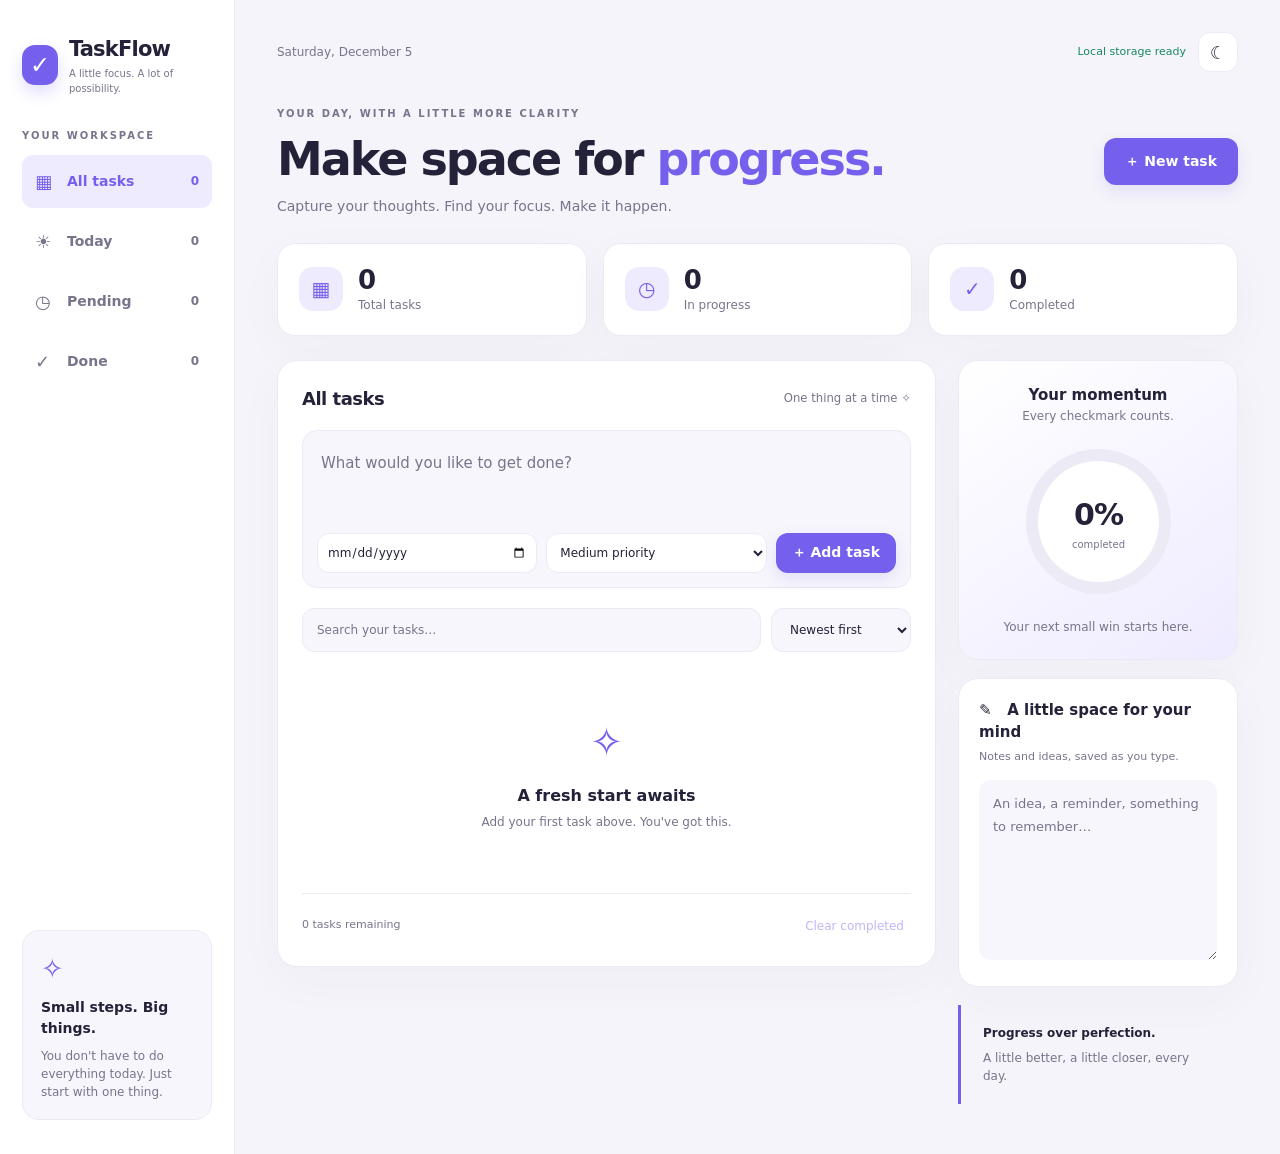
<file: index.html>
<!DOCTYPE html>
<html lang="en" data-theme="light">
<head>
<meta charset="UTF-8">
<meta name="viewport" content="width=device-width, initial-scale=1">
<meta name="theme-color" content="#7560ed">
<title>TaskFlow — Make room for what matters</title>

<style>
:root {
  color-scheme: light;
  --bg: #f5f4fa;
  --panel: #ffffff;
  --soft: #f7f6fc;
  --text: #242239;
  --muted: #77758b;
  --line: #eceaf4;
  --accent: #7560ed;
  --accent-soft: #efebff;
  --green: #178763;
  --red: #c74462;
  --shadow: 0 14px 50px #38305c08;
}

[data-theme="dark"] {
  color-scheme: dark;
  --bg: #11111b;
  --panel: #1c1c2b;
  --soft: #242436;
  --text: #f1efff;
  --muted: #aaa7c0;
  --line: #303047;
  --accent: #ac9bff;
  --accent-soft: #332c50;
  --green: #6ee7b7;
  --red: #ff94aa;
  --shadow: 0 14px 50px #00000020;
}

* { box-sizing: border-box; }

body {
  margin: 0;
  background: var(--bg);
  color: var(--text);
  font-family: Inter, ui-sans-serif, system-ui, -apple-system,
               BlinkMacSystemFont, "Segoe UI", sans-serif;
  font-size: 14px;
  line-height: 1.5;
}

button, input, textarea, select { font: inherit; }

button {
  cursor: pointer;
  border: 0;
  transition: transform .18s, background .18s;
}

button:hover { transform: translateY(-1px); }
button:active { transform: translateY(0); }
button:disabled { opacity: .45; cursor: default; transform: none; }

:focus-visible {
  outline: 3px solid var(--accent);
  outline-offset: 3px;
}

input, select, textarea {
  width: 100%;
  min-width: 0;
  border: 1px solid var(--line);
  border-radius: 12px;
  padding: 12px 14px;
  color: var(--text);
  background: var(--soft);
}

input::placeholder, textarea::placeholder { color: var(--muted); }
textarea { resize: vertical; }
h1, h2, h3, p { margin: 0; }
button, a { -webkit-tap-highlight-color: transparent; }
[hidden] { display: none !important; }

.app {
  display: grid;
  grid-template-columns: 235px minmax(0, 1fr);
  min-height: 100vh;
}

.sidebar {
  padding: 34px 22px;
  border-right: 1px solid var(--line);
  background: var(--panel);
  display: flex;
  flex-direction: column;
  gap: 32px;
}

.brand { display: flex; align-items: center; gap: 11px; }

.brand-icon {
  display: grid;
  place-items: center;
  width: 40px;
  height: 40px;
  color: white;
  background: #7560ed;
  border-radius: 13px;
  font-size: 24px;
  box-shadow: 0 7px 16px #7560ed35;
}

.brand strong { font-size: 21px; letter-spacing: -.8px; }
.brand small { display: block; color: var(--muted); font-size: 10px; }

.eyebrow {
  color: var(--muted);
  font-size: 10px;
  text-transform: uppercase;
  letter-spacing: 2px;
  font-weight: 700;
  margin-bottom: 12px;
}

nav { display: grid; gap: 7px; }

.nav-btn {
  display: flex;
  align-items: center;
  gap: 10px;
  width: 100%;
  padding: 13px;
  background: transparent;
  color: var(--muted);
  border-radius: 11px;
  text-align: left;
  font-weight: 600;
}

.nav-btn.active {
  background: var(--accent-soft);
  color: var(--accent);
}

.nav-btn span:first-child { font-size: 18px; width: 22px; }
.nav-btn b { margin-left: auto; font-size: 12px; }

.side-note {
  padding: 18px;
  background: var(--soft);
  border: 1px solid var(--line);
  border-radius: 17px;
  margin-top: auto;
}

.side-note .sparkle { font-size: 27px; color: var(--accent); }
.side-note h3 { font-size: 14px; margin: 8px 0; }
.side-note p { color: var(--muted); font-size: 12px; }

main {
  max-width: 1390px;
  width: 100%;
  margin: auto;
  padding: 32px 42px 50px;
}

.topbar {
  display: flex;
  align-items: center;
  justify-content: space-between;
  gap: 15px;
  margin-bottom: 34px;
}

.topbar p { color: var(--muted); font-size: 12px; }
.top-actions { display: flex; align-items: center; gap: 12px; }

.save-state {
  color: var(--green);
  font-size: 11px;
  max-width: 250px;
}

.save-state.error { color: var(--red); }

.icon-btn {
  background: var(--panel);
  border: 1px solid var(--line);
  color: var(--text);
  border-radius: 12px;
  width: 40px;
  height: 40px;
  font-size: 18px;
}

.hero {
  display: flex;
  align-items: center;
  justify-content: space-between;
  gap: 20px;
  margin-bottom: 26px;
}

.hero h1 {
  font-size: clamp(30px, 4vw, 46px);
  letter-spacing: -2px;
  line-height: 1.15;
  margin-bottom: 10px;
}

.hero h1 span { color: var(--accent); }
.hero p { color: var(--muted); }

.primary {
  background: #7560ed;
  color: white;
  border-radius: 12px;
  padding: 13px 21px;
  font-weight: 650;
  white-space: nowrap;
  box-shadow: 0 6px 16px #7560ed25;
}

.primary:hover { background: #644ed9; }

.stats {
  display: grid;
  grid-template-columns: repeat(3, 1fr);
  gap: 16px;
  margin-bottom: 24px;
}

.stat {
  display: flex;
  align-items: center;
  gap: 15px;
  background: var(--panel);
  border: 1px solid var(--line);
  padding: 21px;
  border-radius: 18px;
  box-shadow: var(--shadow);
}

.stat-icon {
  width: 44px;
  height: 44px;
  border-radius: 14px;
  display: grid;
  place-items: center;
  font-size: 20px;
  background: var(--accent-soft);
  color: var(--accent);
}

.stat strong { font-size: 26px; line-height: 1.2; }
.stat p { font-size: 12px; color: var(--muted); }

.workspace {
  display: grid;
  grid-template-columns: minmax(0, 1fr) 280px;
  gap: 22px;
  align-items: start;
}

.panel {
  background: var(--panel);
  border: 1px solid var(--line);
  border-radius: 20px;
  box-shadow: var(--shadow);
}

.task-panel { padding: 24px; }

.panel-heading {
  display: flex;
  align-items: center;
  justify-content: space-between;
  gap: 12px;
  margin-bottom: 18px;
}

.panel-heading h2 { font-size: 18px; letter-spacing: -.5px; }
.panel-heading small { color: var(--muted); }

.composer {
  background: var(--soft);
  border: 1px solid var(--line);
  padding: 14px;
  border-radius: 15px;
  margin-bottom: 20px;
}

.composer > input {
  background: transparent;
  border: 0;
  padding: 7px 4px 16px;
  font-size: 15px;
}

.composer-bottom {
  display: grid;
  grid-template-columns: 1fr 1fr auto;
  gap: 9px;
}

.composer-bottom input,
.composer-bottom select {
  background: var(--panel);
  font-size: 12px;
  padding: 9px;
}

.composer-bottom .primary { padding: 9px 16px; }

.search-row {
  display: grid;
  grid-template-columns: minmax(0, 1fr) 140px;
  gap: 10px;
  margin-bottom: 18px;
}

.search-row input, .search-row select { font-size: 12px; }

.task-list { display: grid; gap: 10px; }

.task {
  display: flex;
  align-items: flex-start;
  gap: 12px;
  padding: 16px 12px;
  border: 1px solid var(--line);
  border-radius: 14px;
  animation: appear .22s ease both;
}

.task:hover { background: var(--soft); }

.task-check {
  width: 20px;
  height: 20px;
  margin: 3px 0 0;
  flex-shrink: 0;
  accent-color: #7560ed;
  cursor: pointer;
}

.task-body { flex: 1; min-width: 0; }
.task-title { font-weight: 600; overflow-wrap: anywhere; }
.task.done .task-title { text-decoration: line-through; color: var(--muted); }

.task-meta {
  display: flex;
  align-items: center;
  flex-wrap: wrap;
  gap: 7px;
  margin-top: 9px;
}

.tag {
  font-size: 10px;
  font-weight: 650;
  border-radius: 6px;
  padding: 3px 7px;
  background: var(--soft);
  color: var(--muted);
}

.tag.high { color: #bc3654; background: #ffe9ee; }
.tag.medium { color: #93620b; background: #fff3d7; }
.tag.low { color: #157854; background: #e3f7ed; }
.tag.overdue { color: var(--red); background: var(--soft); }

.task-actions { display: flex; gap: 3px; }

.task-actions button {
  color: var(--muted);
  background: transparent;
  border-radius: 8px;
  width: 32px;
  height: 32px;
}

.task-actions button:hover {
  background: var(--accent-soft);
  color: var(--accent);
}

.empty { padding: 42px 12px; text-align: center; }
.empty .empty-icon { font-size: 40px; color: var(--accent); }
.empty h3 { font-size: 16px; margin: 12px 0 5px; }
.empty p { color: var(--muted); font-size: 12px; }

.list-footer {
  display: flex;
  justify-content: space-between;
  align-items: center;
  gap: 12px;
  border-top: 1px solid var(--line);
  margin-top: 20px;
  padding-top: 16px;
  font-size: 11px;
  color: var(--muted);
}

.text-btn {
  color: var(--accent);
  background: transparent;
  padding: 7px;
  font-size: 12px;
}

.right-column { display: grid; gap: 18px; }

.progress-card {
  text-align: center;
  padding: 23px 20px;
  background: linear-gradient(145deg, var(--panel), var(--accent-soft));
}

.progress-card h2 { font-size: 15px; }
.progress-card p { font-size: 12px; color: var(--muted); }

.ring {
  --progress: 0%;
  width: 145px;
  height: 145px;
  border-radius: 50%;
  margin: 24px auto;
  background: conic-gradient(#8871f5 var(--progress), var(--line) 0);
  display: grid;
  place-items: center;
  transform: rotate(-12deg);
}

.ring-inner {
  width: 121px;
  height: 121px;
  border-radius: 50%;
  background: var(--panel);
  display: flex;
  flex-direction: column;
  justify-content: center;
  transform: rotate(12deg);
}

.ring strong { font-size: 30px; letter-spacing: -1px; }
.ring small { color: var(--muted); font-size: 10px; }

.notes { padding: 20px; }
.notes h2 { font-size: 15px; margin-bottom: 5px; }
.notes p { color: var(--muted); font-size: 11px; margin-bottom: 15px; }

.notes textarea {
  min-height: 180px;
  line-height: 1.8;
  border: 0;
  font-size: 13px;
}

.quote {
  padding: 19px 22px;
  border-left: 3px solid var(--accent);
  color: var(--muted);
  font-size: 12px;
}

.quote strong { display: block; color: var(--text); margin-bottom: 7px; }

dialog {
  width: min(440px, calc(100% - 32px));
  padding: 26px;
  background: var(--panel);
  color: var(--text);
  border: 1px solid var(--line);
  border-radius: 22px;
  box-shadow: 0 24px 100px #0004;
}

dialog::backdrop { background: #11112588; backdrop-filter: blur(5px); }
dialog h2 { margin-bottom: 20px; }
dialog label { display: block; margin-bottom: 15px; font-size: 12px; }
dialog label input, dialog label select { margin-top: 6px; }
.dialog-actions { display: flex; justify-content: flex-end; gap: 12px; }

.toast {
  position: fixed;
  bottom: 24px;
  left: 50%;
  transform: translateX(-50%);
  display: flex;
  align-items: center;
  gap: 20px;
  max-width: calc(100% - 24px);
  width: max-content;
  padding: 13px 20px;
  border-radius: 14px;
  background: var(--text);
  color: var(--panel);
  box-shadow: 0 12px 35px #0003;
  z-index: 20;
}

.toast button {
  background: transparent;
  color: inherit;
  text-decoration: underline;
  font-weight: 700;
}

@keyframes appear {
  from { opacity: 0; transform: translateY(5px); }
  to { opacity: 1; transform: translateY(0); }
}

@media (min-width: 1450px) {
  main { padding-top: 48px; }
}

@media (max-width: 1150px) {
  .app { grid-template-columns: 195px minmax(0, 1fr); }
  main { padding: 26px; }
  .workspace { grid-template-columns: minmax(0, 1fr); }
  .right-column { grid-template-columns: 1fr 1fr; }
  .quote { grid-column: 1 / -1; }
}

@media (max-width: 730px) {
  .app { display: block; }
  .sidebar {
    padding: 17px;
    gap: 18px;
    border-right: 0;
    border-bottom: 1px solid var(--line);
  }
  .sidebar .eyebrow, .side-note { display: none; }
  nav { grid-template-columns: repeat(4, 1fr); gap: 4px; }
  .nav-btn { justify-content: center; padding: 10px 5px; font-size: 11px; gap: 5px; }
  .nav-btn span:first-child { display: none; }
  .nav-btn b { margin-left: 0; }
  main { padding: 22px 16px 70px; }
  .topbar { margin-bottom: 25px; }
  .topbar > p { max-width: 125px; }
  .save-state { max-width: 155px; font-size: 10px; }
  .hero h1 { letter-spacing: -1.2px; }
  .hero > button { display: none; }
  .hero p { font-size: 12px; }
  .stats { gap: 8px; }
  .stat { padding: 14px 10px; gap: 8px; }
  .stat-icon { display: none; }
  .stat strong { font-size: 24px; }
  .stat p { font-size: 10px; }
  .task-panel { padding: 16px; }
  .composer-bottom { grid-template-columns: 1fr 1fr; }
  .composer-bottom .primary { grid-column: 1 / -1; }
  .search-row { grid-template-columns: minmax(0, 1fr) 118px; }
  .right-column { grid-template-columns: 1fr; }
  .task { gap: 9px; padding: 13px 9px; }
  .task-actions { flex-direction: column; }
}

@media (prefers-reduced-motion: reduce) {
  *, *::before, *::after {
    animation: none !important;
    transition: none !important;
    scroll-behavior: auto !important;
  }
}
</style>
</head>

<body>
<div class="app">
  <aside class="sidebar">
    <div class="brand">
      <span class="brand-icon" aria-hidden="true">✓</span>
      <div>
        <strong>TaskFlow</strong>
        <small>A little focus. A lot of possibility.</small>
      </div>
    </div>

    <div>
      <p class="eyebrow">Your workspace</p>
      <nav aria-label="Task filters">
        <button class="nav-btn active" data-filter="all" aria-pressed="true">
          <span>▦</span> All tasks <b id="count-all">0</b>
        </button>
        <button class="nav-btn" data-filter="today" aria-pressed="false">
          <span>☀</span> Today <b id="count-today">0</b>
        </button>
        <button class="nav-btn" data-filter="pending" aria-pressed="false">
          <span>◷</span> Pending <b id="count-pending">0</b>
        </button>
        <button class="nav-btn" data-filter="completed" aria-pressed="false">
          <span>✓</span> Done <b id="count-completed">0</b>
        </button>
      </nav>
    </div>

    <div class="side-note">
      <span class="sparkle">✧</span>
      <h3>Small steps. Big things.</h3>
      <p>You don't have to do everything today. Just start with one thing.</p>
    </div>
  </aside>

  <main>
    <header class="topbar">
      <p id="current-date"></p>
      <div class="top-actions">
        <span id="save-state" class="save-state" role="status">
          Local storage ready
        </span>
        <button id="theme-btn" class="icon-btn" aria-label="Toggle dark mode">
          ☾
        </button>
      </div>
    </header>

    <section class="hero">
      <div>
        <p class="eyebrow">YOUR DAY, WITH A LITTLE MORE CLARITY</p>
        <h1>Make space for <span>progress.</span></h1>
        <p>Capture your thoughts. Find your focus. Make it happen.</p>
      </div>
      <button class="primary" id="focus-task">＋ New task</button>
    </section>

    <section class="stats" aria-label="Task statistics">
      <div class="stat">
        <span class="stat-icon">▦</span>
        <div><strong id="total">0</strong><p>Total tasks</p></div>
      </div>
      <div class="stat">
        <span class="stat-icon">◷</span>
        <div><strong id="pending">0</strong><p>In progress</p></div>
      </div>
      <div class="stat">
        <span class="stat-icon">✓</span>
        <div><strong id="completed">0</strong><p>Completed</p></div>
      </div>
    </section>

    <div class="workspace">
      <section class="panel task-panel">
        <div class="panel-heading">
          <h2 id="list-title">All tasks</h2>
          <small>One thing at a time ✧</small>
        </div>

        <form id="task-form" class="composer">
          <input id="task-input" placeholder="What would you like to get done?"
                 aria-label="New task" maxlength="300" required autocomplete="off"><br><br><br>
          <div class="composer-bottom">
            <input id="due-input" type="date" aria-label="Due date">
            <select id="priority-input" aria-label="Task priority">
              <option value="low">Low priority</option>
              <option value="medium" selected>Medium priority</option>
              <option value="high">High priority</option>
            </select>
            <button class="primary" type="submit">＋ Add task</button>
          </div>
        </form>

        <div class="search-row">
          <input id="search" type="search" placeholder="Search your tasks…"
                 aria-label="Search tasks">
          <select id="sort" aria-label="Sort tasks">
            <option value="newest">Newest first</option>
            <option value="priority">By priority</option>
            <option value="date">By due date</option>
          </select>
        </div>

        <div id="task-list" class="task-list"></div>

        <div id="empty" class="empty">
          <div class="empty-icon">✧</div>
          <h3 id="empty-title">A fresh start awaits</h3>
          <p id="empty-message">Add your first task above. You've got this.</p>
        </div>

        <footer class="list-footer">
          <span id="remaining">0 tasks remaining</span>
          <button id="clear-done" class="text-btn">Clear completed</button>
        </footer>
      </section>

      <aside class="right-column">
        <section class="panel progress-card">
          <h2>Your momentum</h2>
          <p>Every checkmark counts.</p>
          <div id="ring" class="ring">
            <div class="ring-inner">
              <strong id="percentage">0%</strong>
              <small>completed</small>
            </div>
          </div>
          <p id="progress-message">Your next small win starts here.</p>
        </section>

        <section class="panel notes">
          <h2>✎ &nbsp; A little space for your mind</h2>
          <p>Notes and ideas, saved as you type.</p>
          <textarea id="notes" aria-label="Personal notes"
                    placeholder="An idea, a reminder, something to remember…"
                    maxlength="30000"></textarea>
        </section>

        <div class="quote">
          <strong>Progress over perfection.</strong>
          A little better, a little closer, every day.
        </div>
      </aside>
    </div>
  </main>
</div>

<dialog id="edit-dialog" aria-labelledby="edit-heading">
  <form id="edit-form">
    <h2 id="edit-heading">Edit your task</h2>
    <label>
      Task
      <input id="edit-text" maxlength="300" required>
    </label>
    <label>
      Due date
      <input id="edit-date" type="date">
    </label>
    <label>
      Priority
      <select id="edit-priority">
        <option value="low">Low priority</option>
        <option value="medium">Medium priority</option>
        <option value="high">High priority</option>
      </select>
    </label>
    <div class="dialog-actions">
      <button type="button" class="text-btn" id="cancel-edit">Cancel</button>
      <button type="submit" class="primary">Save changes</button>
    </div>
  </form>
</dialog>

<div id="toast" class="toast" hidden>
  <span id="toast-text" role="status"></span>
  <button id="undo-btn">Undo</button>
</div>

<script>
"use strict";

const $ = selector => document.querySelector(selector);
const STORAGE_KEY = "taskflow.workspace.v1";
const priorities = ["low", "medium", "high"];

let state = {
  version: 1,
  tasks: [],
  notes: "",
  theme: "light",
  draft: { text: "", date: "", priority: "medium" }
};

let activeFilter = "all";
let editingId = null;
let undoTasks = [];
let toastTimer;
let storageBlocked = false;

function localDate() {
  const date = new Date();
  return [
    date.getFullYear(),
    String(date.getMonth() + 1).padStart(2, "0"),
    String(date.getDate()).padStart(2, "0")
  ].join("-");
}

function validDate(value) {
  if (value === "") return true;
  if (typeof value !== "string" ||
      !/^\d{4}-\d{2}-\d{2}$/.test(value)) return false;
  const date = new Date(value + "T12:00:00");
  return !Number.isNaN(date.getTime()) &&
    date.getFullYear() === Number(value.slice(0, 4)) &&
    date.getMonth() + 1 === Number(value.slice(5, 7)) &&
    date.getDate() === Number(value.slice(8, 10));
}

function validState(data) {
  if (!data || data.version !== 1 ||
      !Array.isArray(data.tasks) ||
      typeof data.notes !== "string" ||
      !["light", "dark"].includes(data.theme)) return false;

  const ids = new Set();
  return data.tasks.every(task => {
    if (!task || typeof task.id !== "string" ||
        ids.has(task.id) ||
        typeof task.text !== "string" ||
        typeof task.completed !== "boolean" ||
        !priorities.includes(task.priority) ||
        !validDate(task.dueDate) ||
        !Number.isFinite(task.createdAt)) return false;

    ids.add(task.id);
    return true;
  });
}

function storageStatus(message, error = false) {
  $("#save-state").textContent = message;
  $("#save-state").classList.toggle("error", error);
}

function loadState() {
  let raw;

  try {
    raw = localStorage.getItem(STORAGE_KEY);
  } catch {
    storageStatus("Storage unavailable · session only", true);
    return;
  }

  if (raw === null) return;

  try {
    const saved = JSON.parse(raw);

    if (!validState(saved)) throw new Error("Invalid saved data");

    state = saved;

    if (!state.draft ||
        typeof state.draft.text !== "string" ||
        !validDate(state.draft.date) ||
        !priorities.includes(state.draft.priority)) {
      state.draft = { text: "", date: "", priority: "medium" };
    }

    storageStatus("✓ Restored from this browser");
  } catch {
    // Preserve unreadable data instead of overwriting it.
    storageBlocked = true;
    storageStatus("Saved data unreadable · saving paused", true);
  }
}

function saveState() {
  if (storageBlocked) {
    storageStatus("Saved data unreadable · saving paused", true);
    return false;
  }

  try {
    localStorage.setItem(STORAGE_KEY, JSON.stringify(state));
    storageStatus("✓ Saved in this browser");
    return true;
  } catch {
    storageStatus("Not saved · storage unavailable or full", true);
    return false;
  }
}

function applyTheme() {
  document.documentElement.dataset.theme = state.theme;
  $("#theme-btn").textContent = state.theme === "dark" ? "☀" : "☾";
  $("#theme-btn").setAttribute(
    "aria-label",
    state.theme === "dark" ? "Switch to light mode" : "Switch to dark mode"
  );
}

function updateDate() {
  $("#current-date").textContent = new Date().toLocaleDateString(
    undefined,
    { weekday: "long", month: "long", day: "numeric" }
  );
}

function makeId() {
  return globalThis.crypto?.randomUUID?.() ||
    Date.now().toString(36) + Math.random().toString(36).slice(2);
}

function makeElement(tag, className, text) {
  const element = document.createElement(tag);
  if (className) element.className = className;
  if (text !== undefined) element.textContent = text;
  return element;
}

function taskButton(symbol, label, action) {
  const button = makeElement("button", "", symbol);
  button.type = "button";
  button.title = label;
  button.setAttribute("aria-label", label);
  button.addEventListener("click", action);
  return button;
}

function dueLabel(date, completed) {
  if (date === localDate()) return "Today";

  const label = new Date(date + "T12:00:00").toLocaleDateString(
    undefined,
    { month: "short", day: "numeric", year: "numeric" }
  );

  return date < localDate() && !completed ? "Overdue · " + label : label;
}

function createTaskRow(task) {
  const row = makeElement("article", "task" + (task.completed ? " done" : ""));

  const check = makeElement("input", "task-check");
  check.type = "checkbox";
  check.checked = task.completed;
  check.setAttribute(
    "aria-label",
    (task.completed ? "Mark incomplete: " : "Complete: ") + task.text
  );

  check.addEventListener("change", () => {
    task.completed = check.checked;
    saveState();
    render();
  });

  const body = makeElement("div", "task-body");
  const title = makeElement("p", "task-title", task.text);
  const meta = makeElement("div", "task-meta");

  meta.append(makeElement(
    "span",
    "tag " + task.priority,
    task.priority[0].toUpperCase() + task.priority.slice(1) + " priority"
  ));

  if (task.dueDate) {
    const overdue = !task.completed && task.dueDate < localDate();
    meta.append(makeElement(
      "span",
      "tag" + (overdue ? " overdue" : ""),
      dueLabel(task.dueDate, task.completed)
    ));
  }

  body.append(title, meta);

  const actions = makeElement("div", "task-actions");
  actions.append(
    taskButton("✎", "Edit task", () => openEdit(task)),
    taskButton("×", "Delete task", () => removeTasks([task]))
  );

  row.append(check, body, actions);
  return row;
}

function render() {
  const total = state.tasks.length;
  const done = state.tasks.filter(task => task.completed).length;
  const pending = total - done;
  const today = localDate();
  const percentage = total ? Math.round(done / total * 100) : 0;

  $("#total").textContent = total;
  $("#pending").textContent = pending;
  $("#completed").textContent = done;
  $("#count-all").textContent = total;
  $("#count-pending").textContent = pending;
  $("#count-completed").textContent = done;
  $("#count-today").textContent =
    state.tasks.filter(task => task.dueDate === today).length;

  $("#percentage").textContent = percentage + "%";
  $("#ring").style.setProperty("--progress", percentage + "%");
  $("#remaining").textContent =
    pending + (pending === 1 ? " task remaining" : " tasks remaining");

  $("#clear-done").disabled = done === 0;
  $("#progress-message").textContent = total === 0
    ? "Your next small win starts here."
    : done === total
      ? "All done. Take a breath — you earned it! ✨"
      : done + " of " + total + " done. Keep your momentum.";

  const titles = {
    all: "All tasks",
    today: "Due today",
    pending: "In progress",
    completed: "Completed tasks"
  };

  $("#list-title").textContent = titles[activeFilter];

  const query = $("#search").value.trim().toLowerCase();

  let visible = state.tasks.filter(task => {
    const matchesFilter =
      activeFilter === "all" ||
      (activeFilter === "pending" && !task.completed) ||
      (activeFilter === "completed" && task.completed) ||
      (activeFilter === "today" && task.dueDate === today);

    return matchesFilter && task.text.toLowerCase().includes(query);
  });

  const sort = $("#sort").value;
  const rank = { high: 0, medium: 1, low: 2 };

  visible.sort((a, b) => {
    if (sort === "priority") {
      return rank[a.priority] - rank[b.priority] || b.createdAt - a.createdAt;
    }

    if (sort === "date") {
      return (a.dueDate || "9999-12-31").localeCompare(
        b.dueDate || "9999-12-31"
      ) || b.createdAt - a.createdAt;
    }

    return b.createdAt - a.createdAt;
  });

  const fragment = document.createDocumentFragment();
  visible.forEach(task => fragment.append(createTaskRow(task)));
  $("#task-list").replaceChildren(fragment);

  $("#empty").hidden = visible.length > 0;
  $("#empty-title").textContent =
    total === 0 ? "A fresh start awaits" : "Nothing here right now";
  $("#empty-message").textContent = total === 0
    ? "Add your first task above. You've got this."
    : "Try another filter or search, or add a new task.";
}

function saveDraft() {
  state.draft = {
    text: $("#task-input").value,
    date: $("#due-input").value,
    priority: $("#priority-input").value
  };
  saveState();
}

function removeTasks(tasks) {
  if (!tasks.length) return;

  undoTasks = tasks.map(task => ({ ...task }));
  const ids = new Set(tasks.map(task => task.id));

  state.tasks = state.tasks.filter(task => !ids.has(task.id));
  saveState();
  render();

  clearTimeout(toastTimer);
  $("#toast-text").textContent =
    tasks.length === 1 ? "Task deleted" : tasks.length + " tasks deleted";
  $("#toast").hidden = false;

  toastTimer = setTimeout(() => {
    $("#toast").hidden = true;
    undoTasks = [];
  }, 10000);
}

function openEdit(task) {
  editingId = task.id;
  $("#edit-text").value = task.text;
  $("#edit-date").value = task.dueDate;
  $("#edit-priority").value = task.priority;
  $("#edit-dialog").showModal();
  $("#edit-text").focus();
}

$("#task-form").addEventListener("submit", event => {
  event.preventDefault();
  const text = $("#task-input").value.trim();

  if (!text) {
    $("#task-input").focus();
    return;
  }

  state.tasks.unshift({
    id: makeId(),
    text,
    completed: false,
    dueDate: $("#due-input").value,
    priority: $("#priority-input").value,
    createdAt: Date.now()
  });

  $("#task-input").value = "";
  $("#due-input").value = "";
  saveDraft();

  // Show the new task even if the previous filter hid it.
  activeFilter = "all";
  $("#search").value = "";
  updateFilterButtons();
  render();
  $("#task-input").focus();
});

function updateFilterButtons() {
  document.querySelectorAll("[data-filter]").forEach(button => {
    const active = button.dataset.filter === activeFilter;
    button.classList.toggle("active", active);
    button.setAttribute("aria-pressed", String(active));
  });
}

document.querySelectorAll("[data-filter]").forEach(button => {
  button.addEventListener("click", () => {
    activeFilter = button.dataset.filter;
    updateFilterButtons();
    render();
  });
});

$("#search").addEventListener("input", render);
$("#sort").addEventListener("change", render);

$("#theme-btn").addEventListener("click", () => {
  state.theme = state.theme === "dark" ? "light" : "dark";
  applyTheme();
  saveState();
});

$("#notes").addEventListener("input", () => {
  state.notes = $("#notes").value;
  saveState();
});

$("#task-input").addEventListener("input", saveDraft);
$("#due-input").addEventListener("change", saveDraft);
$("#priority-input").addEventListener("change", saveDraft);

$("#focus-task").addEventListener("click", () => {
  $("#task-input").focus();
});

$("#clear-done").addEventListener("click", () => {
  removeTasks(state.tasks.filter(task => task.completed));
});

$("#undo-btn").addEventListener("click", () => {
  const existingIds = new Set(state.tasks.map(task => task.id));
  state.tasks.push(...undoTasks.filter(task => !existingIds.has(task.id)));

  undoTasks = [];
  clearTimeout(toastTimer);
  $("#toast").hidden = true;
  saveState();
  render();
});

$("#edit-form").addEventListener("submit", event => {
  event.preventDefault();

  const task = state.tasks.find(task => task.id === editingId);
  const text = $("#edit-text").value.trim();

  if (!task || !text) return;

  task.text = text;
  task.dueDate = $("#edit-date").value;
  task.priority = $("#edit-priority").value;

  saveState();
  render();
  $("#edit-dialog").close();
});

$("#cancel-edit").addEventListener("click", () => {
  $("#edit-dialog").close();
});

$("#edit-dialog").addEventListener("close", () => {
  editingId = null;
});

document.addEventListener("visibilitychange", () => {
  if (!document.hidden) {
    updateDate();
    render();
  }
});

// Load saved information before rendering the interface.
loadState();
applyTheme();
updateDate();

$("#notes").value = state.notes;
$("#task-input").value = state.draft.text;
$("#due-input").value = state.draft.date;
$("#priority-input").value = state.draft.priority;

render();

// Keep Today and overdue labels correct across midnight.
setInterval(() => {
  updateDate();
  render();
}, 60000);
</script>
</body>
</html>
</file>
